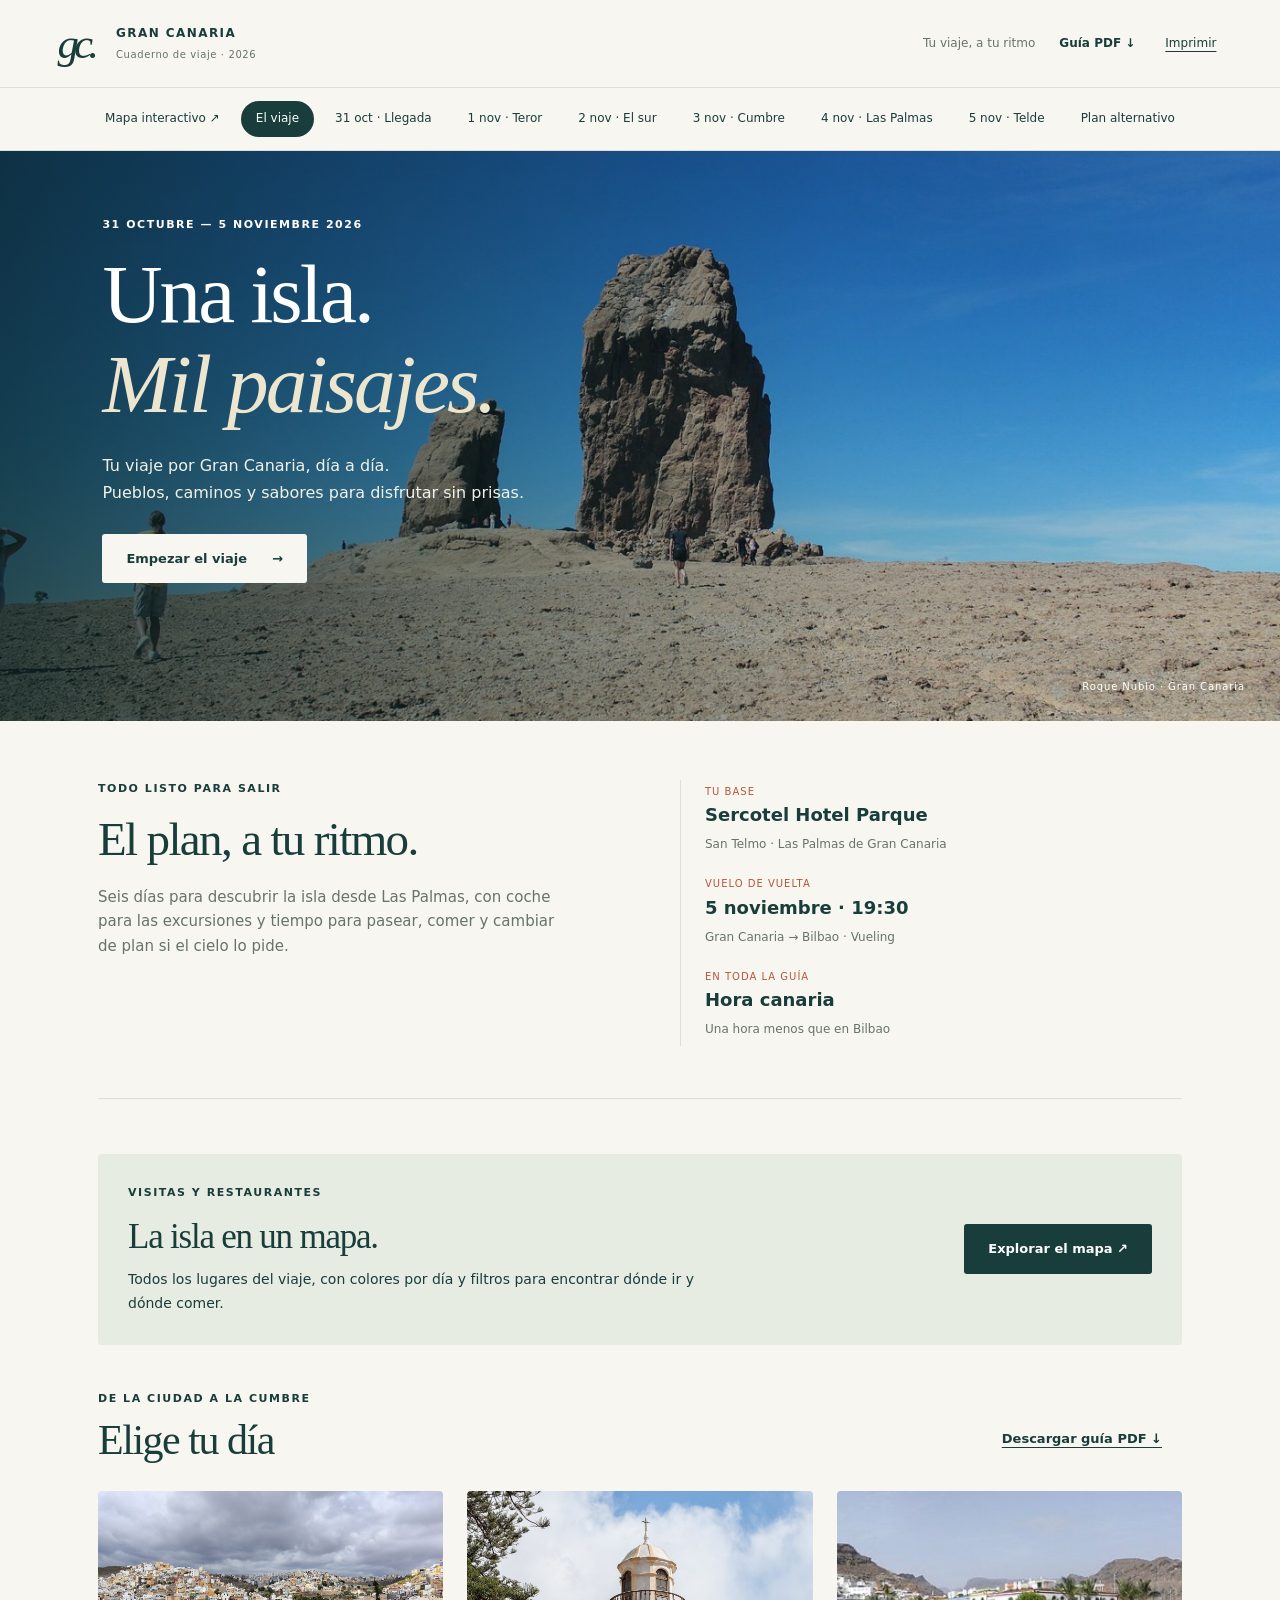
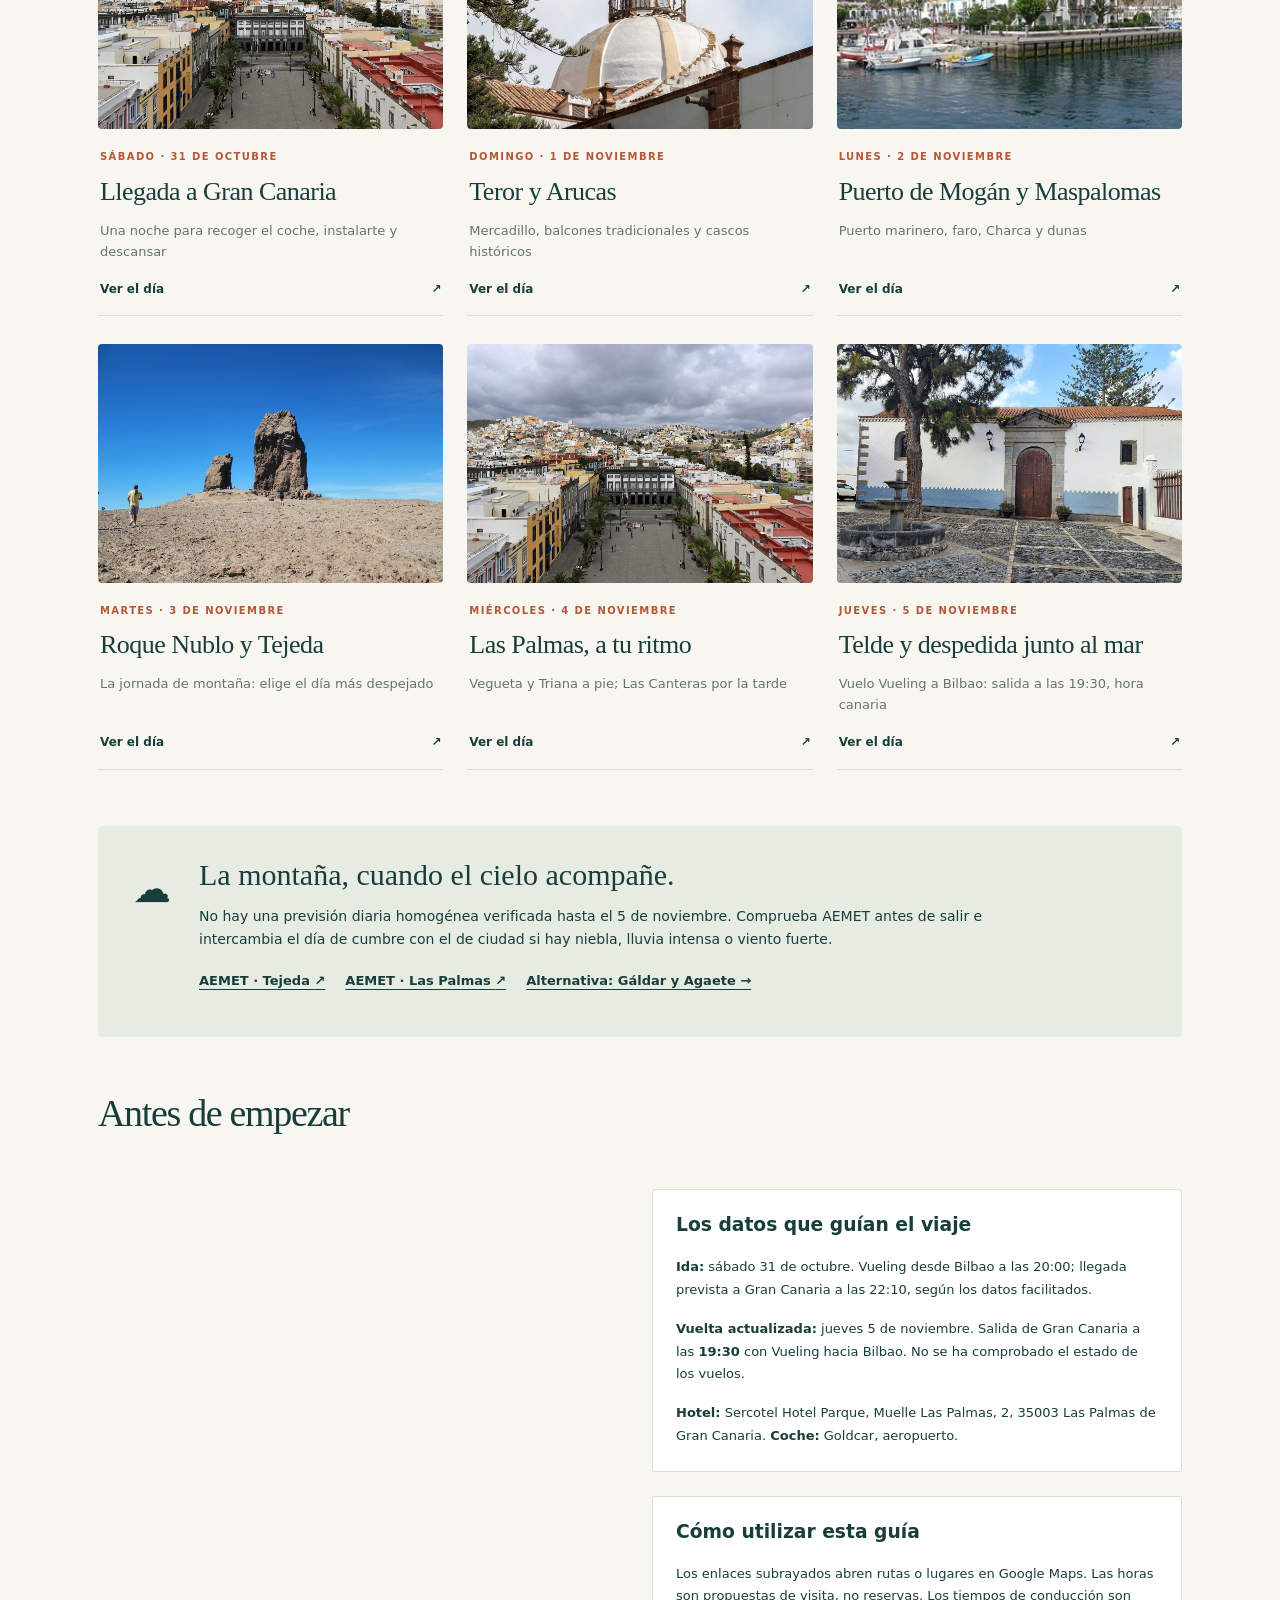
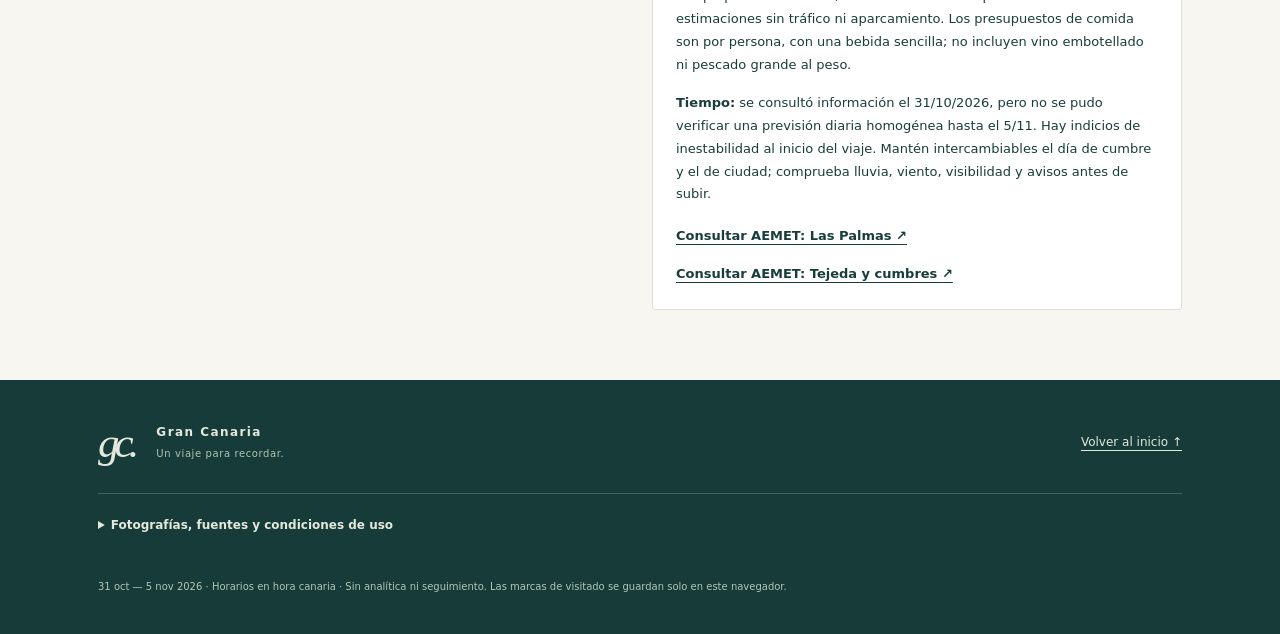
<file: index.html>
<!doctype html><html lang="es"><head><meta charset="utf-8"><meta name="viewport" content="width=device-width,initial-scale=1"><meta name="theme-color" content="#173e3c"><meta name="description" content="Guía de Gran Canaria del 31 de octubre al 5 de noviembre de 2026: itinerarios por día, restaurantes, horarios, fotografías y rutas en Google Maps."><title>Gran Canaria · Una isla, mil paisajes</title><link rel="icon" href="assets/favicon.svg" type="image/svg+xml"><link rel="stylesheet" href="style.css"><script src="app.js" defer></script></head><body><a class="skip" href="#main">Saltar al contenido</a><header class="site-header"><a class="brand" href="#inicio"><span class="brand-mark" aria-hidden="true">gc.</span><span>GRAN CANARIA<small>Cuaderno de viaje · 2026</small></span></a><div class="header-actions"><span class="progress" aria-live="polite">Tu viaje, a tu ritmo</span><a href="guia-gran-canaria.pdf" class="pdf-link" download>Guía PDF ↓</a><button id="print" aria-label="Imprimir todos los días">Imprimir</button></div></header><nav class="day-nav" aria-label="Itinerario por días"><a href="mapa.html">Mapa interactivo ↗</a><a href="#inicio" data-day="inicio">El viaje</a><a href="#dia-31" data-day="dia-31">31 oct · Llegada</a><a href="#dia-1" data-day="dia-1">1 nov · Teror</a><a href="#dia-2" data-day="dia-2">2 nov · El sur</a><a href="#dia-3" data-day="dia-3">3 nov · Cumbre</a><a href="#dia-4" data-day="dia-4">4 nov · Las Palmas</a><a href="#dia-5" data-day="dia-5">5 nov · Telde</a><a href="#alternativa" data-day="alternativa">Plan alternativo</a></nav><main id="main"><section class="page" id="inicio" aria-labelledby="title-inicio"><header class="cover"><img src="assets/nublo.jpg" alt="Paisaje montañoso de Gran Canaria con el Roque Nublo"><div class="cover-shade"></div><div class="cover-copy"><span class="eyebrow">31 octubre — 5 noviembre 2026</span><h1 id="title-inicio">Una isla.<br><em>Mil paisajes.</em></h1><p>Tu viaje por Gran Canaria, día a día.<br>Pueblos, caminos y sabores para disfrutar sin prisas.</p><a class="button light" href="#dia-31">Empezar el viaje <span>→</span></a></div><span class="photo-tag">Roque Nublo · Gran Canaria</span></header><div class="content"><div class="intro"><div><span class="eyebrow">Todo listo para salir</span><h2>El plan, a tu ritmo.</h2><p>Seis días para descubrir la isla desde Las Palmas, con coche para las excursiones y tiempo para pasear, comer y cambiar de plan si el cielo lo pide.</p></div><div class="travel-facts"><div><span>Tu base</span><strong>Sercotel Hotel Parque</strong><small>San Telmo · Las Palmas de Gran Canaria</small></div><div><span>Vuelo de vuelta</span><strong>5 noviembre · 19:30</strong><small>Gran Canaria → Bilbao · Vueling</small></div><div><span>En toda la guía</span><strong>Hora canaria</strong><small>Una hora menos que en Bilbao</small></div></div></div><div class="map-invitation"><div><span class="eyebrow">Visitas y restaurantes</span><h2>La isla en un mapa.</h2><p>Todos los lugares del viaje, con colores por día y filtros para encontrar dónde ir y dónde comer.</p></div><a class="button" href="mapa.html">Explorar el mapa ↗</a></div><div class="section-heading"><div><span class="eyebrow">De la ciudad a la cumbre</span><h2>Elige tu día</h2></div><a class="text-link" href="guia-gran-canaria.pdf" download>Descargar guía PDF ↓</a></div><div class="day-grid"><a class="day-card" href="#dia-31"><img src="assets/vegueta.jpg" alt="Llegada a Gran Canaria" loading="lazy"><div><span class="eyebrow">Sábado · 31 de octubre</span><h3>Llegada a Gran Canaria</h3><p>Una noche para recoger el coche, instalarte y descansar</p><span class="card-action">Ver el día <span>↗</span></span></div></a><a class="day-card" href="#dia-1"><img src="assets/teror.jpg" alt="Teror y Arucas" loading="lazy"><div><span class="eyebrow">Domingo · 1 de noviembre</span><h3>Teror y Arucas</h3><p>Mercadillo, balcones tradicionales y cascos históricos</p><span class="card-action">Ver el día <span>↗</span></span></div></a><a class="day-card" href="#dia-2"><img src="assets/mogan.jpg" alt="Puerto de Mogán y Maspalomas" loading="lazy"><div><span class="eyebrow">Lunes · 2 de noviembre</span><h3>Puerto de Mogán y Maspalomas</h3><p>Puerto marinero, faro, Charca y dunas</p><span class="card-action">Ver el día <span>↗</span></span></div></a><a class="day-card" href="#dia-3"><img src="assets/nublo.jpg" alt="Roque Nublo y Tejeda" loading="lazy"><div><span class="eyebrow">Martes · 3 de noviembre</span><h3>Roque Nublo y Tejeda</h3><p>La jornada de montaña: elige el día más despejado</p><span class="card-action">Ver el día <span>↗</span></span></div></a><a class="day-card" href="#dia-4"><img src="assets/vegueta.jpg" alt="Las Palmas, a tu ritmo" loading="lazy"><div><span class="eyebrow">Miércoles · 4 de noviembre</span><h3>Las Palmas, a tu ritmo</h3><p>Vegueta y Triana a pie; Las Canteras por la tarde</p><span class="card-action">Ver el día <span>↗</span></span></div></a><a class="day-card" href="#dia-5"><img src="assets/telde.jpg" alt="Telde y despedida junto al mar" loading="lazy"><div><span class="eyebrow">Jueves · 5 de noviembre</span><h3>Telde y despedida junto al mar</h3><p>Vuelo Vueling a Bilbao: salida a las 19:30, hora canaria</p><span class="card-action">Ver el día <span>↗</span></span></div></a></div><aside class="weather"><span class="weather-icon" aria-hidden="true">☁</span><div><h3>La montaña, cuando el cielo acompañe.</h3><p>No hay una previsión diaria homogénea verificada hasta el 5 de noviembre. Comprueba AEMET antes de salir e intercambia el día de cumbre con el de ciudad si hay niebla, lluvia intensa o viento fuerte.</p><a class="text-link" href="https://www.aemet.es/es/eltiempo/prediccion/municipios/tejeda-id35025" target="_blank" rel="noopener noreferrer">AEMET · Tejeda <span aria-hidden="true">↗</span></a><a class="text-link" href="https://www.aemet.es/es/eltiempo/prediccion/municipios/palmas-de-gran-canaria-las-id35016" target="_blank" rel="noopener noreferrer">AEMET · Las Palmas <span aria-hidden="true">↗</span></a><a class="text-link" href="#alternativa">Alternativa: Gáldar y Agaete →</a></div></aside><div class="essentials"><h2>Antes de empezar</h2><section class="panel"><h3>Los datos que guían el viaje</h3><p><b>Ida:</b> sábado 31 de octubre. Vueling desde Bilbao a las 20:00; llegada prevista a Gran Canaria a las 22:10, según los datos facilitados.</p><p><b>Vuelta actualizada:</b> jueves 5 de noviembre. Salida de Gran Canaria a las <b>19:30</b> con Vueling hacia Bilbao. No se ha comprobado el estado de los vuelos.</p><p><b>Hotel:</b> Sercotel Hotel Parque, Muelle Las Palmas, 2, 35003 Las Palmas de Gran Canaria. <b>Coche:</b> Goldcar, aeropuerto.</p></section><section class="panel"><h3>Cómo utilizar esta guía</h3><p>Los enlaces subrayados abren rutas o lugares en Google Maps. Las horas son propuestas de visita, no reservas. Los tiempos de conducción son estimaciones sin tráfico ni aparcamiento. Los presupuestos de comida son por persona, con una bebida sencilla; no incluyen vino embotellado ni pescado grande al peso.</p><p><b>Tiempo:</b> se consultó información el 31/10/2026, pero no se pudo verificar una previsión diaria homogénea hasta el 5/11. Hay indicios de inestabilidad al inicio del viaje. Mantén intercambiables el día de cumbre y el de ciudad; comprueba lluvia, viento, visibilidad y avisos antes de subir.</p><a class="text-link" href="https://www.aemet.es/es/eltiempo/prediccion/municipios/palmas-de-gran-canaria-las-id35016" target="_blank" rel="noopener noreferrer">Consultar AEMET: Las Palmas <span aria-hidden="true">↗</span></a><a class="text-link" href="https://www.aemet.es/es/eltiempo/prediccion/municipios/tejeda-id35025" target="_blank" rel="noopener noreferrer">Consultar AEMET: Tejeda y cumbres <span aria-hidden="true">↗</span></a></section></div></div></section><section class="page" id="dia-31" aria-labelledby="title-dia-31"><header class="day-hero"><img src="assets/vegueta.jpg" alt="Llegada a Gran Canaria" loading="lazy"><div class="cover-shade"></div><div class="day-hero-copy"><a class="back" href="#inicio">← Todos los días</a><span class="eyebrow">Sábado · 31 de octubre</span><h2 id="title-dia-31" tabindex="-1">Llegada a Gran Canaria</h2><p>Una noche para recoger el coche, instalarte y descansar</p></div></header><div class="content"><div class="day-tools"><span>Llegada · 25–35 min en coche</span><a class="day-map-link" href="mapa.html?dia=dia-31">Mapa de este día ↗</a><button class="done-button" data-done="dia-31" aria-pressed="false">○ Marcar como visitado</button></div><div class="sights"><article class="sight"><span class="eyebrow">Tu punto de partida</span><h3>San Telmo</h3><p>El hotel está junto a San Telmo, una base práctica para recorrer Triana a pie. Esta noche, lo mejor es instalarte y descansar.</p><a class="text-link" href="https://www.google.com/maps/search/?api=1&amp;query=Parque+San+Telmo+Las+Palmas" target="_blank" rel="noopener noreferrer">Ver ubicación <span aria-hidden="true">↗</span></a></article></div><div class="day-body"><section class="timeline"><h3>Horario propuesto</h3><div class="stop"><div class="time">20:00</div><div>Salida de Bilbao con Vueling, según tu reserva. Hora peninsular.</div></div><div class="stop"><div class="time">22:10</div><div>Llegada prevista a Gran Canaria. Desde aquí, todas las horas de la guía son canarias.</div></div><div class="stop"><div class="time">22:10–23:15</div><div>Desembarque, equipaje y recogida del coche. El margen real dependerá del vuelo y las colas.</div></div><div class="stop"><div class="time">23:15–00:00</div><div>Llegada orientativa al Sercotel Hotel Parque. Del aeropuerto al hotel: unos 25–35 minutos de conducción.</div></div></section><section class="panel"><h3>Lo que conviene resolver antes de volar</h3><p><b>Goldcar publica cierre a las 22:59.</b> Con la llegada prevista a las 22:10, confirma cómo gestionan retrasos y recogida fuera de horario. Teléfono publicado: <b>+34 918 341 400</b>.</p><p>Avisa al hotel de tu llegada tardía y consulta el aparcamiento más práctico. Comprueba que la reserva del coche permita devolverlo el jueves alrededor de las 16:30–17:00; una ampliación puede cambiar el precio.</p></section><section class="panel"><h3>Cena</h3><p>Cena antes de embarcar o lleva algo previsto. No se recomienda una reserva de restaurante esa noche: la hora de llegada al hotel es demasiado incierta.</p></section><section class="panel maps"><h3>Google Maps</h3><a class="map-link" href="https://www.google.com/maps/dir/?api=1&amp;origin=Aeropuerto+de+Gran+Canaria&amp;destination=Sercotel+Hotel+Parque%2C+Las+Palmas+de+Gran+Canaria&amp;travelmode=driving" target="_blank" rel="noopener noreferrer">Ruta en coche: aeropuerto → hotel <span aria-hidden="true">↗</span></a><a class="map-link" href="https://www.google.com/maps/search/?api=1&amp;query=Sercotel+Hotel+Parque%2C+Las+Palmas+de+Gran+Canaria" target="_blank" rel="noopener noreferrer">Ubicación: Sercotel Hotel Parque <span aria-hidden="true">↗</span></a></section><section class="panel"><h3>Información de referencia</h3><a class="text-link" href="https://www.goldcar.es/es-es/alquiler-de-coches/oficinas/espana/las-palmas/aeropuerto-gran-canaria/" target="_blank" rel="noopener noreferrer">Goldcar: oficina del aeropuerto y horario <span aria-hidden="true">↗</span></a><p>Recuerda: las horas de los billetes se expresan en la hora local de cada aeropuerto. Canarias está una hora por detrás de Bilbao.</p></section></div><div class="next-day"><a class="text-link" href="#inicio">← El viaje</a><a class="button" href="#dia-1">1 nov · Teror →</a></div></div></section><section class="page" id="dia-1" aria-labelledby="title-dia-1"><header class="day-hero"><img src="assets/teror.jpg" alt="Teror y Arucas" loading="lazy"><div class="cover-shade"></div><div class="day-hero-copy"><a class="back" href="#inicio">← Todos los días</a><span class="eyebrow">Domingo · 1 de noviembre</span><h2 id="title-dia-1" tabindex="-1">Teror y Arucas</h2><p>Mercadillo, balcones tradicionales y cascos históricos</p></div></header><div class="content"><div class="day-tools"><span>Pueblos · Mercado · 1 h 30–2 h en coche</span><a class="day-map-link" href="mapa.html?dia=dia-1">Mapa de este día ↗</a><button class="done-button" data-done="dia-1" aria-pressed="false">○ Marcar como visitado</button></div><div class="sights"><article class="sight"><span class="eyebrow">Balcones y sabores locales</span><h3>Teror</h3><p>Recorre la calle Real y la plaza del Pino. El mercadillo es la ocasión para probar chorizo de Teror, quesos, panes y dulces.</p><a class="text-link" href="https://www.google.com/maps/search/?api=1&amp;query=Bas%C3%ADlica+Nuestra+Se%C3%B1ora+del+Pino+Teror" target="_blank" rel="noopener noreferrer">Ver ubicación <span aria-hidden="true">↗</span></a></article><article class="sight"><span class="eyebrow">Un paseo entre piedra y jardines</span><h3>Arucas</h3><p>La iglesia de San Juan Bautista y las calles del casco histórico son las protagonistas de una tarde tranquila.</p><a class="text-link" href="https://www.google.com/maps/search/?api=1&amp;query=Iglesia+San+Juan+Bautista+Arucas" target="_blank" rel="noopener noreferrer">Ver ubicación <span aria-hidden="true">↗</span></a></article></div><div class="day-body"><section class="timeline"><h3>Horario propuesto</h3><div class="stop"><div class="time">09:00–09:30</div><div>Salida del hotel hacia Teror. Calcula unos 35–45 minutos y margen para aparcar.</div></div><div class="stop"><div class="time">10:00–12:15</div><div>Mercadillo, plaza del Pino, calle Real y balcones. Basílica si está accesible fuera de los oficios.</div></div><div class="stop"><div class="time">12:30–14:00</div><div>Comida en Teror o en Arbejales, según la opción elegida.</div></div><div class="stop"><div class="time">15:00–17:00</div><div>Arucas: plaza de San Juan, casco histórico y exterior de la iglesia; interior si está abierto.</div></div><div class="stop"><div class="time">17:00–18:00</div><div>Regreso al hotel. Conducción total del día: aproximadamente 1 h 30–2 h, algo más con el desvío a Arbejales.</div></div></section><section class="panel food"><h3>Dónde comer</h3><p><b>Opción económica: Bochinche Bar Suso.</b> C/ Párroco Faustino Alonso, 14, Arbejales. Presupuesto: <b>15–20 €</b>. Pregunta por ropa vieja, potaje, carne de cerdo y postre de gofio. Horario publicado: domingo 12:00–16:00. Tel. <b>928 023 126</b>. Hay que desviarse en coche.</p><p><b>Sin salir del mercadillo: D’Fernandez.</b> Plaza de Sintes, local 4. Cocina canaria: cabra estofada, ropa vieja, gofio y productos de Teror. Domingo publicado: 11:00–19:00. Tel. <b>694 233 515</b>. No se ha verificado carta de precios actual: consúltala antes de pedir.</p></section><section class="panel maps"><h3>Google Maps</h3><a class="map-link" href="https://www.google.com/maps/dir/?api=1&amp;origin=Sercotel+Hotel+Parque%2C+Las+Palmas+de+Gran+Canaria&amp;destination=Sercotel+Hotel+Parque%2C+Las+Palmas+de+Gran+Canaria&amp;travelmode=driving&amp;waypoints=Bas%C3%ADlica+de+Nuestra+Se%C3%B1ora+del+Pino%2C+Teror%7CIglesia+de+San+Juan+Bautista%2C+Arucas" target="_blank" rel="noopener noreferrer">Ruta principal: hotel → Teror → Arucas → hotel <span aria-hidden="true">↗</span></a><a class="map-link" href="https://www.google.com/maps/dir/?api=1&amp;origin=Teror+Gran+Canaria&amp;destination=Arucas+Gran+Canaria&amp;travelmode=driving&amp;waypoints=Bochinche+Bar+Suso+Arbejales" target="_blank" rel="noopener noreferrer">Desvío para comer: Teror → Bar Suso → Arucas <span aria-hidden="true">↗</span></a><a class="map-link" href="https://www.google.com/maps/search/?api=1&amp;query=D+Fernandez+Plaza+de+Sintes+Teror" target="_blank" rel="noopener noreferrer">D’Fernandez, junto al mercadillo <span aria-hidden="true">↗</span></a></section><section class="panel"><h3>Festivo y lluvia</h3><p>El mercadillo anuncia domingos de 09:00 a 15:00. Al ser Todos los Santos, confirma cambios y reserva la comida. Con lluvia intensa, utiliza el plan cultural de Las Palmas; Teror se puede visitar otro día, aunque sin el mercadillo.</p><a class="text-link" href="https://teror.es/mercadillo-de-teror/" target="_blank" rel="noopener noreferrer">Ayuntamiento: mercadillo de Teror <span aria-hidden="true">↗</span></a><a class="text-link" href="https://dfernandezteror.com/" target="_blank" rel="noopener noreferrer">D’Fernandez: cocina, horario y contacto <span aria-hidden="true">↗</span></a></section></div><div class="next-day"><a class="text-link" href="#dia-31">← 31 oct · Llegada</a><a class="button" href="#dia-2">2 nov · El sur →</a></div></div></section><section class="page" id="dia-2" aria-labelledby="title-dia-2"><header class="day-hero"><img src="assets/mogan.jpg" alt="Puerto de Mogán y Maspalomas" loading="lazy"><div class="cover-shade"></div><div class="day-hero-copy"><a class="back" href="#inicio">← Todos los días</a><span class="eyebrow">Lunes · 2 de noviembre</span><h2 id="title-dia-2" tabindex="-1">Puerto de Mogán y Maspalomas</h2><p>Puerto marinero, faro, Charca y dunas</p></div></header><div class="content"><div class="day-tools"><span>Mar · Dunas · 2 h 30–3 h en coche</span><a class="day-map-link" href="mapa.html?dia=dia-2">Mapa de este día ↗</a><button class="done-button" data-done="dia-2" aria-pressed="false">○ Marcar como visitado</button></div><div class="sights"><article class="sight"><span class="eyebrow">La mañana junto al puerto</span><h3>Puerto de Mogán</h3><p>Pasea entre las calles blancas y el puerto antes de comer. El mercadillo es los viernes, por lo que no coincide con este viaje.</p><a class="text-link" href="https://www.google.com/maps/search/?api=1&amp;query=Puerto+de+Mog%C3%A1n" target="_blank" rel="noopener noreferrer">Ver ubicación <span aria-hidden="true">↗</span></a></article><article class="sight"><span class="eyebrow">Arena, aves y horizonte</span><h3>Maspalomas</h3><p>Combina el faro, la Charca y un paseo por los itinerarios señalizados. La reserva se disfruta respetando las balizas y las zonas protegidas.</p><a class="text-link" href="https://www.google.com/maps/search/?api=1&amp;query=Charca+Maspalomas" target="_blank" rel="noopener noreferrer">Ver ubicación <span aria-hidden="true">↗</span></a></article></div><div class="day-body"><section class="timeline"><h3>Horario propuesto</h3><div class="stop"><div class="time">09:00</div><div>Salida por la GC-1 hacia Puerto de Mogán. Trayecto aproximado: 1 h 10–1 h 25.</div></div><div class="stop"><div class="time">10:15–12:30</div><div>Paseo por el puerto y las calles del barrio marinero.</div></div><div class="stop"><div class="time">12:30–14:00</div><div>Almuerzo en la Cofradía de Pescadores de Mogán.</div></div><div class="stop"><div class="time">14:00–14:45</div><div>Traslado a Maspalomas y aparcamiento cerca del faro.</div></div><div class="stop"><div class="time">14:45–17:30</div><div>Faro, paseo junto a la Charca y senderos autorizados. Dedica 60–90 minutos a caminar según el viento y tus ganas.</div></div><div class="stop"><div class="time">17:30–18:30</div><div>Regreso hacia Las Palmas. Total diario de conducción: aproximadamente 2 h 30–3 h.</div></div></section><section class="panel food"><h3>Dónde comer: Cofradía de Pescadores de Mogán</h3><p><b>Explanada del Castillete, 7.</b> Presupuesto: <b>20–30 € por persona</b>. Tel. <b>928 565 321</b>. Confirma servicio de cocina el lunes a las 12:30.</p><p>La carta digital consultada publica sardinillas a <b>12,50 €</b>, atún a la plancha a <b>14,50 €</b> y calamares a <b>15,50 €</b>. Son referencias, sujetas a cambios. Para controlar el gasto, elige platos con precio cerrado y consulta las guarniciones. Si pides pescado al peso, acuerda el precio total antes.</p></section><section class="panel maps"><h3>Google Maps</h3><a class="map-link" href="https://www.google.com/maps/dir/?api=1&amp;origin=Sercotel+Hotel+Parque%2C+Las+Palmas+de+Gran+Canaria&amp;destination=Sercotel+Hotel+Parque%2C+Las+Palmas+de+Gran+Canaria&amp;travelmode=driving&amp;waypoints=Puerto+de+Mog%C3%A1n+Gran+Canaria%7CFaro+de+Maspalomas" target="_blank" rel="noopener noreferrer">Ruta en coche: hotel → Puerto de Mogán → faro → hotel <span aria-hidden="true">↗</span></a><a class="map-link" href="https://www.google.com/maps/search/?api=1&amp;query=Cofrad%C3%ADa+de+Pescadores+Puerto+de+Mog%C3%A1n" target="_blank" rel="noopener noreferrer">Restaurante: Cofradía de Pescadores de Mogán <span aria-hidden="true">↗</span></a><a class="map-link" href="https://www.google.com/maps/dir/?api=1&amp;origin=Faro+de+Maspalomas&amp;destination=Charca+de+Maspalomas&amp;travelmode=walking" target="_blank" rel="noopener noreferrer">Paseo: faro → Charca de Maspalomas <span aria-hidden="true">↗</span></a></section><section class="panel"><h3>Para disfrutar del entorno</h3><p>El mercadillo de Mogán es los viernes y no coincide con este viaje. En las dunas, sigue las balizas y señalización: Google Maps no sustituye los senderos autorizados. Si hay lluvia intensa o viento incómodo, acorta el paseo y usa otro día para la reserva natural.</p><a class="text-link" href="https://cofradiapuertomogan.eatbu.com/?lang=es" target="_blank" rel="noopener noreferrer">Cofradía de Mogán: contacto <span aria-hidden="true">↗</span></a><a class="text-link" href="https://www.mydmenu.com/local/70" target="_blank" rel="noopener noreferrer">Carta digital consultada <span aria-hidden="true">↗</span></a></section></div><figure class="extra-photo"><img src="assets/dunas.jpg" alt="Dunas de Maspalomas" loading="lazy"><figcaption>Reserva natural de las Dunas de Maspalomas</figcaption></figure><div class="next-day"><a class="text-link" href="#dia-1">← 1 nov · Teror</a><a class="button" href="#dia-3">3 nov · Cumbre →</a></div></div></section><section class="page" id="dia-3" aria-labelledby="title-dia-3"><header class="day-hero"><img src="assets/nublo.jpg" alt="Roque Nublo y Tejeda" loading="lazy"><div class="cover-shade"></div><div class="day-hero-copy"><a class="back" href="#inicio">← Todos los días</a><span class="eyebrow">Martes · 3 de noviembre</span><h2 id="title-dia-3" tabindex="-1">Roque Nublo y Tejeda</h2><p>La jornada de montaña: elige el día más despejado</p></div></header><div class="content"><div class="day-tools"><span>Montaña · Reserva previa · 3–3 h 30 en coche</span><a class="day-map-link" href="mapa.html?dia=dia-3">Mapa de este día ↗</a><button class="done-button" data-done="dia-3" aria-pressed="false">○ Marcar como visitado</button></div><div class="sights"><article class="sight"><span class="eyebrow">El paisaje que merece esperar</span><h3>Roque Nublo</h3><p>Elige un día con buena visibilidad. El paseo habitual tiene subida y terreno irregular: lleva agua, abrigo y calzado con agarre.</p><a class="text-link" href="https://www.google.com/maps/search/?api=1&amp;query=Roque+Nublo+Gran+Canaria" target="_blank" rel="noopener noreferrer">Ver ubicación <span aria-hidden="true">↗</span></a></article><article class="sight"><span class="eyebrow">La pausa más dulce</span><h3>Tejeda</h3><p>Después de la caminata, pasea por el pueblo y prueba su repostería de almendra: bienmesabe y mazapán.</p><a class="text-link" href="https://www.google.com/maps/search/?api=1&amp;query=Tejeda+Gran+Canaria" target="_blank" rel="noopener noreferrer">Ver ubicación <span aria-hidden="true">↗</span></a></article></div><div class="day-body"><section class="timeline"><h3>Horario propuesto, sujeto a reserva y meteorología</h3><div class="stop"><div class="time">08:30</div><div>Salida hacia la cumbre. Las carreteras tienen curvas: calcula 1 h 15–1 h 45 hasta el punto de acceso elegido.</div></div><div class="stop"><div class="time">10:00–13:00</div><div>Aparcamiento habilitado, traslado en guagua y paseo al Roque Nublo. Ajusta el orden a la franja reservada y al transporte vigente.</div></div><div class="stop"><div class="time">14:00–15:00</div><div>Comida en Tejeda.</div></div><div class="stop"><div class="time">15:00–16:00</div><div>Paseo por el pueblo y dulcería: bienmesabe o mazapán de almendra.</div></div><div class="stop"><div class="time">16:00–17:30</div><div>Regreso con luz. Conducción del día: unas 3–3 h 30, según el acceso y los desvíos.</div></div></section><section class="panel"><h3>Acceso al Roque Nublo</h3><p>El acceso está regulado: <b>reserva previamente</b> y comprueba el aparcamiento disuasorio y la guagua que correspondan. No conduzcas al inicio del sendero contando con poder aparcar. La aproximación habitual es de unos <b>1,5 km por sentido</b>, con subida y terreno irregular; reserva unas 2 horas para caminar y disfrutar, además de los traslados.</p><a class="text-link" href="https://reservasroquenublo.com/" target="_blank" rel="noopener noreferrer">Reservas y condiciones de acceso al Roque Nublo <span aria-hidden="true">↗</span></a><a class="text-link" href="https://www.grancanaria.com/turismo/naturaleza/red-de-miradores/mirador-roquenublo/" target="_blank" rel="noopener noreferrer">Turismo: información oficial de acceso y transporte <span aria-hidden="true">↗</span></a></section><section class="panel food"><h3>Dónde comer: Casa del Caminero</h3><p><b>Av. de los Almendros, 5, Tejeda.</b> Presupuesto: <b>20–25 €</b>. Carta publicada: gofio 6 €, papas con mojo 6 €, cabra en salsa 14 € y carne de cochino 12 €. Tel. <b>682 525 982</b>. <b>Confirma apertura el martes:</b> existen horarios contradictorios en directorios. Si cambias el día de montaña, cambia también la reserva.</p><a class="text-link" href="https://casadelcaminero.com/menu/" target="_blank" rel="noopener noreferrer">Casa del Caminero: carta publicada <span aria-hidden="true">↗</span></a></section><section class="panel maps"><h3>Google Maps: trayectos separados</h3><a class="map-link" href="https://www.google.com/maps/dir/?api=1&amp;origin=Sercotel+Hotel+Parque%2C+Las+Palmas+de+Gran+Canaria&amp;destination=Cruz+de+los+Llanos+Gran+Canaria&amp;travelmode=driving" target="_blank" rel="noopener noreferrer">Hotel → Cruz de los Llanos (solo si el acceso vigente lo indica) <span aria-hidden="true">↗</span></a><a class="map-link" href="https://www.google.com/maps/dir/?api=1&amp;origin=Cruz+de+los+Llanos+Gran+Canaria&amp;destination=Sercotel+Hotel+Parque%2C+Las+Palmas+de+Gran+Canaria&amp;travelmode=driving&amp;waypoints=Tejeda+Gran+Canaria" target="_blank" rel="noopener noreferrer">Cruz de los Llanos → Tejeda → hotel <span aria-hidden="true">↗</span></a><a class="map-link" href="https://www.google.com/maps/search/?api=1&amp;query=Casa+del+Caminero+Tejeda" target="_blank" rel="noopener noreferrer">Restaurante: Casa del Caminero <span aria-hidden="true">↗</span></a><p><b>Plan B:</b> con niebla cerrada, tormenta, viento fuerte o avisos, intercambia con el día de ciudad. Lleva agua, calzado con agarre, impermeable y abrigo. Maps no representa la reserva ni el transporte obligatorio.</p></section></div><div class="next-day"><a class="text-link" href="#dia-2">← 2 nov · El sur</a><a class="button" href="#dia-4">4 nov · Las Palmas →</a></div></div></section><section class="page" id="dia-4" aria-labelledby="title-dia-4"><header class="day-hero"><img src="assets/vegueta.jpg" alt="Las Palmas, a tu ritmo" loading="lazy"><div class="cover-shade"></div><div class="day-hero-copy"><a class="back" href="#inicio">← Todos los días</a><span class="eyebrow">Miércoles · 4 de noviembre</span><h2 id="title-dia-4" tabindex="-1">Las Palmas, a tu ritmo</h2><p>Vegueta y Triana a pie; Las Canteras por la tarde</p></div></header><div class="content"><div class="day-tools"><span>Historia · Playa · A pie y guagua</span><a class="day-map-link" href="mapa.html?dia=dia-4">Mapa de este día ↗</a><button class="done-button" data-done="dia-4" aria-pressed="false">○ Marcar como visitado</button></div><div class="sights"><article class="sight"><span class="eyebrow">La historia se recorre a pie</span><h3>Vegueta y Triana</h3><p>Plazas, calles históricas, mercado y museos. Casa de Colón y El Museo Canario permiten adaptar el día si llueve.</p><a class="text-link" href="https://www.google.com/maps/search/?api=1&amp;query=Plaza+Santa+Ana+Las+Palmas" target="_blank" rel="noopener noreferrer">Ver ubicación <span aria-hidden="true">↗</span></a></article><article class="sight"><span class="eyebrow">La tarde frente al Atlántico</span><h3>Las Canteras</h3><p>Recorre el paseo marítimo hasta La Puntilla. Puedes llegar desde el centro en guagua o taxi y dejar el coche aparcado.</p><a class="text-link" href="https://www.google.com/maps/search/?api=1&amp;query=La+Puntilla+Las+Palmas+de+Gran+Canaria" target="_blank" rel="noopener noreferrer">Ver ubicación <span aria-hidden="true">↗</span></a></article></div><div class="day-body"><section class="timeline"><h3>Horario propuesto</h3><div class="stop"><div class="time">09:00–10:15</div><div>Paseo desde San Telmo por Triana y visita al Mercado de Vegueta. El mercado publica apertura entre semana hasta las 14:00.</div></div><div class="stop"><div class="time">10:30–13:30</div><div>Plaza de Santa Ana, entorno de la catedral, calles de Vegueta y Casa de Colón. Confirma el horario de acceso del museo.</div></div><div class="stop"><div class="time">13:30–15:00</div><div>Comida en Bodegón Lagunetas, en Triana.</div></div><div class="stop"><div class="time">15:30–18:00</div><div>Con buen tiempo: guagua o taxi a Las Canteras y paseo hacia La Puntilla. Con lluvia: El Museo Canario.</div></div><div class="stop"><div class="time">Tarde-noche</div><div>Regreso al hotel. Hoy puedes dejar el coche aparcado.</div></div></section><section class="panel food"><h3>Dónde comer: Bodegón Lagunetas</h3><p><b>Calle Constantino, 16, Triana.</b> Presupuesto: <b>20–25 € por persona</b>. Buena ubicación para esta ruta y para volver al hotel a pie. Pregunta por ropa vieja, pata asada, morcilla dulce, quesos canarios y platos del día.</p><p>La carta publicada incluye papas con mojo a 7 € y queso tierno a 8,50 €. El horario consultado para el miércoles es 08:00–23:00, pero el horario de cocina puede ser más limitado. Pregunta por medias raciones si quieres probar varios platos.</p></section><section class="panel maps"><h3>Google Maps</h3><a class="map-link" href="https://www.google.com/maps/dir/?api=1&amp;origin=Sercotel+Hotel+Parque%2C+Las+Palmas+de+Gran+Canaria&amp;destination=Casa+de+Col%C3%B3n+Las+Palmas&amp;travelmode=walking&amp;waypoints=Mercado+de+Vegueta%7CPlaza+de+Santa+Ana+Las+Palmas" target="_blank" rel="noopener noreferrer">Ruta a pie: hotel → mercado → Santa Ana → Casa de Colón <span aria-hidden="true">↗</span></a><a class="map-link" href="https://www.google.com/maps/dir/?api=1&amp;origin=Casa+de+Col%C3%B3n+Las+Palmas&amp;destination=Sercotel+Hotel+Parque%2C+Las+Palmas+de+Gran+Canaria&amp;travelmode=walking&amp;waypoints=Bodeg%C3%B3n+Lagunetas+Las+Palmas" target="_blank" rel="noopener noreferrer">Casa de Colón → Bodegón Lagunetas → hotel <span aria-hidden="true">↗</span></a><a class="map-link" href="https://www.google.com/maps/dir/?api=1&amp;origin=Playa+de+Las+Canteras&amp;destination=La+Puntilla+Las+Palmas+de+Gran+Canaria&amp;travelmode=walking" target="_blank" rel="noopener noreferrer">Paseo de tarde: Playa de Las Canteras → La Puntilla <span aria-hidden="true">↗</span></a></section><section class="panel"><h3>Si llueve: cultura a cubierto</h3><p><b>El Museo Canario</b> es una buena opción para conocer la población aborigen. Publica horario de lunes a viernes de 10:00 a 20:00. También permite completar este día si no te apetece playa.</p><a class="text-link" href="https://www2.elmuseocanario.com/informacion-general/" target="_blank" rel="noopener noreferrer">El Museo Canario: información de visita <span aria-hidden="true">↗</span></a><a class="text-link" href="https://mercadodevegueta.com/" target="_blank" rel="noopener noreferrer">Mercado de Vegueta: web y horarios <span aria-hidden="true">↗</span></a><a class="text-link" href="https://www.guiarepsol.com/es/fichas/solete/bodegon-lagunetas-326437/" target="_blank" rel="noopener noreferrer">Bodegón Lagunetas: ficha de Guía Repsol <span aria-hidden="true">↗</span></a></section></div><div class="next-day"><a class="text-link" href="#dia-3">← 3 nov · Cumbre</a><a class="button" href="#dia-5">5 nov · Telde →</a></div></div></section><section class="page" id="dia-5" aria-labelledby="title-dia-5"><header class="day-hero"><img src="assets/telde.jpg" alt="Telde y despedida junto al mar" loading="lazy"><div class="cover-shade"></div><div class="day-hero-copy"><a class="back" href="#inicio">← Todos los días</a><span class="eyebrow">Jueves · 5 de noviembre</span><h2 id="title-dia-5" tabindex="-1">Telde y despedida junto al mar</h2><p>Vuelo Vueling a Bilbao: salida a las 19:30, hora canaria</p></div></header><div class="content"><div class="day-tools"><span>Pueblos · Mar · Vuelo a las 19:30</span><a class="day-map-link" href="mapa.html?dia=dia-5">Mapa de este día ↗</a><button class="done-button" data-done="dia-5" aria-pressed="false">○ Marcar como visitado</button></div><div class="sights"><article class="sight"><span class="eyebrow">San Juan y San Francisco</span><h3>Telde</h3><p>Dedica la mañana a sus calles y plazas históricas antes de bajar a la costa para comer.</p><a class="text-link" href="https://www.google.com/maps/search/?api=1&amp;query=Barrio+San+Francisco+Telde" target="_blank" rel="noopener noreferrer">Ver ubicación <span aria-hidden="true">↗</span></a></article><article class="sight"><span class="eyebrow">Una última comida junto al mar</span><h3>Taliarte y Melenara</h3><p>Tras el almuerzo, da un paseo corto y tranquilo. Mantén el margen para repostar, devolver el coche y llegar a la terminal.</p><a class="text-link" href="https://www.google.com/maps/search/?api=1&amp;query=Playa+Melenara" target="_blank" rel="noopener noreferrer">Ver ubicación <span aria-hidden="true">↗</span></a></article></div><div class="day-body"><section class="timeline"><h3>Horario propuesto</h3><div class="stop"><div class="time">09:30–10:00</div><div>Salida del hotel con el equipaje y desplazamiento a Telde.</div></div><div class="stop"><div class="time">10:30–12:30</div><div>Paseo por los barrios históricos de San Juan y San Francisco.</div></div><div class="stop"><div class="time">13:00–14:30</div><div>Comida en La Cofradía de Taliarte, en la costa de Telde.</div></div><div class="stop"><div class="time">14:30–15:45</div><div>Paseo tranquilo por Taliarte y Melenara, según el tiempo.</div></div><div class="stop"><div class="time">15:45–16:15</div><div>Salida hacia el aeropuerto y repostaje según el contrato.</div></div><div class="stop"><div class="time">16:30–17:00</div><div>Devolución del coche en Goldcar. Confirma que esta hora esté incluida en la reserva.</div></div><div class="stop"><div class="time">17:00–17:30</div><div>Estar en la terminal para facturación, seguridad y embarque. Sigue los límites indicados por Vueling.</div></div><div class="stop"><div class="time">19:30</div><div>Salida del vuelo hacia Bilbao. No confundir con la hora de llegada.</div></div></section><section class="panel food"><h3>Dónde comer: La Cofradía de Taliarte</h3><p><b>Muelle de Taliarte, s/n.</b> Tel. <b>928 134 387</b>. Presupuesto: <b>25–30 € por persona</b>, eligiendo raciones sencillas. Pregunta por gofio escaldado, sardinas o pescado del día; confirma el precio de cualquier pieza al peso.</p><p>La web anuncia apertura los jueves de 08:00 a 23:00; eso no equivale al horario de cocina. Reserva para las 13:00 y confirma servicio. No se han verificado los precios exactos de una carta actual.</p></section><section class="panel maps"><h3>Google Maps</h3><a class="map-link" href="https://www.google.com/maps/dir/?api=1&amp;origin=Sercotel+Hotel+Parque%2C+Las+Palmas+de+Gran+Canaria&amp;destination=La+Cofrad%C3%ADa+de+Taliarte&amp;travelmode=driving&amp;waypoints=Bas%C3%ADlica+de+San+Juan+Bautista+Telde" target="_blank" rel="noopener noreferrer">Mañana en coche: hotel → San Juan de Telde → Taliarte <span aria-hidden="true">↗</span></a><a class="map-link" href="https://www.google.com/maps/dir/?api=1&amp;origin=Bas%C3%ADlica+de+San+Juan+Bautista+Telde&amp;destination=Iglesia+de+San+Francisco+Telde&amp;travelmode=walking" target="_blank" rel="noopener noreferrer">Paseo histórico: San Juan → San Francisco <span aria-hidden="true">↗</span></a><a class="map-link" href="https://www.google.com/maps/dir/?api=1&amp;origin=La+Cofrad%C3%ADa+de+Taliarte&amp;destination=Aeropuerto+de+Gran+Canaria&amp;travelmode=driving&amp;waypoints=Playa+de+Melenara" target="_blank" rel="noopener noreferrer">Tarde en coche: Taliarte → Melenara → aeropuerto <span aria-hidden="true">↗</span></a><a class="text-link" href="https://www.lacofradiadetaliarte.es/" target="_blank" rel="noopener noreferrer">La Cofradía de Taliarte: contacto y horarios <span aria-hidden="true">↗</span></a><p><b>Si el día se complica:</b> suprime el paseo de tarde y ve al aeropuerto con margen. Comprueba el punto exacto de devolución en tu contrato de Goldcar: el enlace de Maps termina en el aeropuerto, no en una plaza de devolución concreta.</p></section></div><div class="next-day"><a class="text-link" href="#dia-4">← 4 nov · Las Palmas</a><a class="button" href="#alternativa">Plan alternativo →</a></div></div></section><section class="page" id="alternativa" aria-labelledby="title-alternativa"><header class="day-hero"><img src="assets/agaete.jpg" alt="Gáldar y Agaete" loading="lazy"><div class="cover-shade"></div><div class="day-hero-copy"><a class="back" href="#inicio">← Todos los días</a><span class="eyebrow">Alternativa y referencias</span><h2 id="title-alternativa" tabindex="-1">Gáldar y Agaete</h2><p>Para sustituir la cumbre o cambiar el día del sur</p></div></header><div class="content"><div class="day-tools"><span>Arqueología · Costa · 1 h 45–2 h 15 en coche</span><a class="day-map-link" href="mapa.html?dia=alternativa">Mapa de este día ↗</a><button class="done-button" data-done="alternativa" aria-pressed="false">○ Marcar como visitado</button></div><div class="sights"><article class="sight"><span class="eyebrow">Una ventana a la isla aborigen</span><h3>Gáldar</h3><p>La Cueva Pintada es la visita cultural principal de esta alternativa. Reserva el pase; el museo cierra los lunes.</p><a class="text-link" href="https://www.google.com/maps/search/?api=1&amp;query=Museo+Cueva+Pintada+G%C3%A1ldar" target="_blank" rel="noopener noreferrer">Ver ubicación <span aria-hidden="true">↗</span></a></article><article class="sight"><span class="eyebrow">Puerto, pueblo y paisaje</span><h3>Agaete</h3><p>Completa el día paseando por Puerto de las Nieves y el casco de Agaete. Ajusta los recorridos al estado del mar y al tiempo.</p><a class="text-link" href="https://www.google.com/maps/search/?api=1&amp;query=Puerto+de+las+Nieves+Agaete" target="_blank" rel="noopener noreferrer">Ver ubicación <span aria-hidden="true">↗</span></a></article></div><div class="day-body"><section class="timeline"><h3>Ruta alternativa de historia y costa</h3><div class="stop"><div class="time">09:00</div><div>Salida del hotel hacia Gáldar.</div></div><div class="stop"><div class="time">10:00–12:00</div><div>Cueva Pintada, según entrada reservada, y paseo por el casco histórico.</div></div><div class="stop"><div class="time">12:30–14:30</div><div>Agaete y comida en Puerto de las Nieves.</div></div><div class="stop"><div class="time">14:30–16:30</div><div>Paseo por el puerto y el casco de Agaete, adaptado al tiempo.</div></div><div class="stop"><div class="time">16:30–17:30</div><div>Regreso al hotel. Conducción total orientativa: 1 h 45–2 h 15.</div></div><p><b>Cueva Pintada:</b> cierra los lunes. El horario publicado de octubre a mayo es martes a sábado 10:00–18:00 y domingos/festivos 11:00–18:00. Compra entrada anticipada y comprueba el pase disponible; no hay ninguna reserva realizada.</p><a class="text-link" href="https://visitgaldar.es/museos/museo-y-parque-arqueologico-cueva-pintada" target="_blank" rel="noopener noreferrer">Cueva Pintada: información de Turismo de Gáldar <span aria-hidden="true">↗</span></a></section><section class="panel"><h3>Comida alternativa: Terraza Angor</h3><p><b>Paseo de los Poetas, 2, Puerto de las Nieves.</b> Tel. <b>928 554 109</b>. Cocina marinera, ropa vieja de pulpo y postres caseros. No se ha verificado carta actual de precios: pregunta por raciones y presupuesto antes de pedir.</p><p><b>Solo encaja aquí el martes si mantiene su horario:</b> la ficha consultada publica cierre miércoles y jueves. No lo uses como parada del miércoles sin confirmación. Si cambias la excursión a ese día, elige un local abierto tras consultar su carta.</p><a class="text-link" href="https://descubreagaete.com/terraza-angor/" target="_blank" rel="noopener noreferrer">Angor: cocina, contacto y horario publicado <span aria-hidden="true">↗</span></a><a class="map-link" href="https://www.google.com/maps/dir/?api=1&amp;origin=Sercotel+Hotel+Parque%2C+Las+Palmas+de+Gran+Canaria&amp;destination=Sercotel+Hotel+Parque%2C+Las+Palmas+de+Gran+Canaria&amp;travelmode=driving&amp;waypoints=Museo+y+Parque+Arqueol%C3%B3gico+Cueva+Pintada+G%C3%A1ldar%7CPuerto+de+las+Nieves+Agaete" target="_blank" rel="noopener noreferrer">Ruta: hotel → Cueva Pintada → Puerto de las Nieves → hotel <span aria-hidden="true">↗</span></a></section><section class="panel"><h3>Comprobaciones rápidas antes de salir</h3><p>1. Tiempo y avisos de la zona que vas a visitar.<br/>2. Apertura y cocina del restaurante, especialmente el domingo festivo y el martes en Tejeda.<br/>3. Reserva del Roque Nublo y transporte, o entrada de Cueva Pintada.<br/>4. Hora de devolución del coche y condiciones del vuelo.</p><p>Guía preparada con la información consultada en esta conversación el 31/10/2026. Los enlaces oficiales y las cartas están incluidos en las páginas de cada día. Precios, disponibilidad, aperturas y tráfico pueden cambiar. Los enlaces de Google Maps son búsquedas/rutas por nombre, no itinerarios comprobados en tiempo real.</p></section></div><div class="next-day"><a class="text-link" href="#dia-5">← 5 nov · Telde</a><a class="button" href="#inicio">Volver al inicio →</a></div></div></section></main><footer><div class="footer-top"><a class="brand" href="#inicio"><span class="brand-mark">gc.</span><span>Gran Canaria<small>Un viaje para recordar.</small></span></a><a href="#inicio">Volver al inicio ↑</a></div><details id="creditos"><summary>Fotografías, fuentes y condiciones de uso</summary><p>Fotografías de Wikimedia Commons. Cada imagen conserva su licencia original. Se ha reducido su tamaño y se muestra recortada visualmente según la pantalla.</p><div id="photo-credits"></div><p>Información turística y de restaurantes consultada el 31/10/2026. Las fuentes están enlazadas en cada día. Horarios y precios orientativos; confirmar con cada establecimiento. No se han realizado reservas ni se ha comprobado el estado de los vuelos. Las rutas de Google Maps se generan por nombre y no sustituyen la señalización local ni las condiciones del alquiler.</p></details><p class="footer-note">31 oct — 5 nov 2026 · Horarios en hora canaria · Sin analítica ni seguimiento. Las marcas de visitado se guardan solo en este navegador.</p></footer></body></html>
</file>
<file: style.css>
@charset "UTF-8";
:root{--ink:#183d3b;--muted:#66736b;--paper:#f8f6f0;--line:#dedfd5;--sand:#e9e2d1;--accent:#b55738;--white:#fff;--serif:Georgia,'Times New Roman',serif;--sans:system-ui,-apple-system,'Segoe UI',sans-serif}*{box-sizing:border-box}html{scroll-behavior:smooth;scroll-padding-top:145px}body{margin:0;background:var(--paper);color:var(--ink);font-family:var(--sans);font-size:16px;line-height:1.65}a{color:inherit;text-underline-offset:4px}button{font:inherit;cursor:pointer}button,a{-webkit-tap-highlight-color:transparent}a:focus-visible,button:focus-visible,summary:focus-visible{outline:3px solid #d87845;outline-offset:5px}button{color:inherit}h1,h2,h3,p{margin-top:0}h1,h2{font-family:var(--serif);font-weight:400;letter-spacing:-.035em;line-height:1.08}h3{line-height:1.3}p{margin-bottom:16px}.skip{position:fixed;z-index:100;top:-100px;left:15px;padding:12px;background:#fff}.skip:focus{top:10px}.site-header{height:88px;padding:0 4.5%;display:flex;align-items:center;justify-content:space-between;background:var(--paper);border-bottom:1px solid var(--line)}.brand{display:flex;align-items:center;gap:15px;text-decoration:none;font-size:12px;letter-spacing:.12em;font-weight:650}.brand small{display:block;font-size:10px;letter-spacing:.06em;font-weight:400;color:var(--muted);margin-top:3px}.brand-mark{font:italic 43px var(--serif);letter-spacing:-5px;margin-right:7px}.header-actions{display:flex;align-items:center;gap:24px;font-size:12px}.header-actions button{border:0;background:none;font-size:12px;text-decoration:underline;text-underline-offset:4px}.pdf-link{font-weight:650;text-decoration:none}.progress{color:var(--muted)}.day-nav{display:flex;gap:6px;justify-content:center;padding:13px 24px;background:rgba(248,246,240,.97);border-bottom:1px solid var(--line);position:sticky;top:0;z-index:20;overflow-x:auto;white-space:nowrap;scrollbar-width:thin}.day-nav a{font-size:12px;text-decoration:none;padding:8px 15px;border-radius:30px;transition:background .2s}.day-nav a:hover{background:var(--sand)}.day-nav a[aria-current=page]{background:var(--ink);color:#fff}.cover{height:570px;position:relative;overflow:hidden;color:white}.cover>img,.day-hero>img{position:absolute;width:100%;height:100%;object-fit:cover}.cover>img{object-position:center 50%}.cover-shade{position:absolute;inset:0;background:linear-gradient(90deg,rgba(9,32,31,.76),rgba(9,32,31,.24) 65%,rgba(9,32,31,.12))}.cover-copy{position:relative;padding:65px 8%;max-width:850px}.eyebrow{font-size:11px;font-weight:650;letter-spacing:.14em;text-transform:uppercase;display:block;margin-bottom:16px}.cover h1{font-size:clamp(58px,6.5vw,94px);margin:8px 0 22px}.cover h1 em{font-weight:400;color:#ede6cf}.cover p{font-size:16px;line-height:1.7;color:#f0f2e9;margin-bottom:28px}.button{display:inline-flex;align-items:center;justify-content:center;gap:25px;text-decoration:none;background:var(--ink);color:#fff;padding:13px 23px;border-radius:3px;font-size:13px;font-weight:600;border:1px solid transparent;min-height:46px}.button:hover{background:#2b5751}.button.light{background:var(--paper);color:var(--ink)}.button.light:hover{background:#fff}.photo-tag{position:absolute;bottom:25px;right:35px;color:#fff;font-size:10px;letter-spacing:.09em}.content{max-width:1180px;margin:auto;padding:55px 48px 70px}.intro{display:grid;grid-template-columns:1fr 1fr;gap:80px;padding:4px 0 52px;border-bottom:1px solid var(--line);margin-bottom:55px}.intro h2{font-size:47px;margin:0 0 20px}.intro p{font-size:15px;color:var(--muted);max-width:460px}.travel-facts{display:grid;grid-template-columns:1fr;gap:12px;padding-left:24px;border-left:1px solid var(--line)}.travel-facts>div{padding:4px 0}.travel-facts span{font-size:10px;text-transform:uppercase;letter-spacing:.1em;color:var(--accent);display:block}.travel-facts strong{font-size:18px;display:block;font-weight:550}.travel-facts small{font-size:12px;color:var(--muted)}.section-heading{display:flex;align-items:end;justify-content:space-between;gap:20px;margin:0 0 28px}.section-heading h2{font-size:42px;margin:0}.section-heading .eyebrow{margin-bottom:10px}.text-link{display:inline-block;font-size:13px;font-weight:550;margin:0 20px 13px 0;line-height:1.6}.day-grid{display:grid;grid-template-columns:repeat(3,1fr);gap:28px 24px}.day-card{background:transparent;display:block;text-decoration:none;border-bottom:1px solid var(--line)}.day-card img{width:100%;aspect-ratio:1.45;object-fit:cover;display:block;border-radius:4px}.day-card>div{padding:20px 2px 16px}.day-card .eyebrow{color:var(--accent);font-size:10px;margin:0 0 9px}.day-card h3{font-family:var(--serif);font-size:26px;font-weight:400;margin:0 0 11px;letter-spacing:-.02em}.day-card p{font-size:13px;color:var(--muted);line-height:1.65;min-height:44px}.card-action{display:flex;justify-content:space-between;font-size:12px;font-weight:600}.day-card:hover h3{text-decoration:underline;text-underline-offset:6px}.day-card:hover img{filter:brightness(1.06)}.weather{display:flex;gap:28px;background:#e7ece3;padding:32px 35px;border-radius:4px;margin:56px 0}.weather-icon{font-size:38px}.weather h3{font:30px var(--serif);font-weight:400;margin:0 0 13px}.weather p{font-size:14px;max-width:800px}.essentials>h2{font-size:38px}.essentials{display:grid;grid-template-columns:1fr 1fr;gap:24px}.essentials>h2{grid-column:1/-1}.essentials .panel{padding:23px;border:1px solid var(--line);margin:0}.essentials .panel p{font-size:13px}.essentials .timeline{display:none}.day-hero{height:360px;position:relative;color:white;overflow:hidden}.day-hero>img{object-position:center 45%}.day-hero-copy{position:relative;max-width:1180px;margin:auto;padding:40px 48px 25px}.back{display:block;font-size:12px;margin-bottom:30px;text-decoration:none;opacity:.9}.day-hero .eyebrow{margin-bottom:13px}.day-hero h2{font-size:clamp(38px,4.5vw,60px);margin:0 0 16px}.day-hero p{font-size:15px;max-width:650px}.day-tools{display:flex;align-items:center;justify-content:space-between;gap:20px;padding:0 0 24px;border-bottom:1px solid var(--line);font-size:12px;color:var(--muted)}.done-button{border:1px solid var(--line);border-radius:30px;padding:9px 16px;background:transparent;font-size:12px;white-space:nowrap}.done-button[aria-pressed=true]{background:var(--ink);color:white}.sights{display:grid;grid-template-columns:1fr 1fr;gap:45px;padding:35px 0 5px}.sight .eyebrow{font-size:10px;color:var(--accent);margin-bottom:10px}.sight h3{font:30px var(--serif);margin:0 0 12px}.sight p{font-size:14px;color:var(--muted)}.day-body{display:grid;grid-template-columns:1.1fr 1fr;gap:24px 40px;align-items:start;margin:25px 0}.day-body h3{font-size:19px;font-weight:550;margin:0 0 20px}.timeline{grid-column:1;grid-row:span 3;padding-right:10px}.stop{display:grid;grid-template-columns:115px 1fr;gap:15px;padding:17px 0;border-bottom:1px solid var(--line);font-size:14px;line-height:1.65}.stop:first-of-type{padding-top:3px}.time{font-size:12px;font-weight:650;color:var(--accent);padding-top:2px}.panel{grid-column:2;padding:24px;background:white;border:1px solid var(--line);border-radius:3px}.panel p{font-size:14px;line-height:1.75}.panel p:last-child{margin-bottom:0}.panel .text-link:last-child{margin-bottom:0}.food{background:#f0e9dc;border-color:#e0d7c5}.maps{background:#e8ede6;border:0}.map-link{display:flex;align-items:center;justify-content:space-between;gap:12px;font-size:13px;line-height:1.6;text-decoration:none;border-bottom:1px solid #cbd7ca;padding:12px 0}.map-link:hover{text-decoration:underline}.map-link:last-child{border-bottom:0}.map-link span{font-size:21px}.next-day{margin-top:42px;border-top:1px solid var(--line);padding-top:24px;display:flex;align-items:center;justify-content:space-between;gap:18px}.next-day .text-link{margin-bottom:0}.extra-photo{margin:35px 0 0}.extra-photo img{width:100%;max-height:360px;object-fit:cover;border-radius:4px}.extra-photo figcaption{font-size:11px;color:var(--muted);padding-top:7px}footer{background:#163b38;color:#e3e8dd;padding:38px max(5%,calc((100% - 1084px)/2));font-size:12px}footer .brand small{color:#b3c5b7}.footer-top{display:flex;align-items:center;justify-content:space-between;margin-bottom:26px}.footer-top>a:last-child{font-size:12px}footer details{border-top:1px solid #42615a;padding-top:22px}summary{cursor:pointer;font-weight:600;margin-bottom:17px}#photo-credits{display:grid;grid-template-columns:1fr 1fr;gap:10px 25px}#photo-credits p{font-size:11px}.footer-note{font-size:10px;color:#b3c5b7;margin:26px 0 0}.page[hidden]{display:none!important}.no-storage{font-size:12px}.page:target{scroll-margin-top:70px}
@media(min-width:1600px){.cover-copy{padding-left:calc((100% - 1084px)/2)}}
@media(max-width:900px){.day-nav{justify-content:flex-start;padding:10px 18px}.day-nav a{padding:8px 12px}.day-grid{grid-template-columns:1fr 1fr}.intro{gap:35px}.day-body{gap:20px}.timeline{padding-right:0}.stop{grid-template-columns:90px 1fr;gap:9px}.content{padding:38px 28px 50px}.day-hero-copy{padding:35px 28px}.progress{display:none}.day-hero{height:340px}.cover-copy{padding-left:7%;}.cover{height:550px}}
@media(max-width:600px){body{font-size:15px}.site-header{height:74px;padding:0 19px}.brand{font-size:10px;gap:9px}.brand-mark{font-size:36px}.brand small{font-size:9px}.header-actions{gap:8px}.header-actions button{display:none}.pdf-link{font-size:11px}.day-nav{padding:9px 13px;gap:2px}.day-nav a{font-size:11px}.cover{height:510px}.cover-copy{padding:47px 25px}.cover h1{font-size:62px}.cover-copy>.eyebrow{font-size:10px}.cover p{font-size:14px}.cover-shade{background:linear-gradient(90deg,rgba(9,32,31,.78),rgba(9,32,31,.3))}.photo-tag{font-size:9px;right:20px;bottom:17px}.content{padding:29px 21px 40px}.intro{grid-template-columns:1fr;gap:25px;margin-bottom:35px;padding-bottom:32px}.intro h2{font-size:38px}.travel-facts{padding-left:17px;gap:14px}.travel-facts strong{font-size:17px}.section-heading{display:block}.section-heading h2{font-size:36px;margin-bottom:14px}.day-grid{gap:24px 14px}.day-card img{aspect-ratio:1.1}.day-card h3{font-size:22px}.day-card .eyebrow{font-size:9px;letter-spacing:.07em}.day-card p{font-size:12px;min-height:60px}.day-card>div{padding-top:15px}.card-action{font-size:11px}.weather{padding:24px 20px;margin:36px 0;gap:12px}.weather-icon{display:none}.weather h3{font-size:27px}.weather p{font-size:13px}.essentials{display:block}.essentials .panel{margin-bottom:17px;padding:20px}.day-hero{height:320px}.day-hero-copy{padding:25px 22px}.day-hero h2{font-size:42px}.day-hero p{font-size:13px}.back{margin-bottom:24px}.day-hero .eyebrow{font-size:10px}.day-tools{align-items:start;flex-direction:column;gap:13px;font-size:11px}.sights{gap:20px;padding:27px 0 0}.sight h3{font-size:25px}.sight p{font-size:13px}.sight .eyebrow{font-size:9px;min-height:28px}.day-body{display:block;margin-top:25px}.day-body .panel{margin-top:22px;padding:22px}.timeline{margin-bottom:25px}.stop{grid-template-columns:91px 1fr;font-size:13px;gap:13px}.time{font-size:11px}.day-body h3{font-size:18px}.panel p{font-size:13px}.next-day .button{font-size:11px;padding:12px 15px}.next-day .text-link{font-size:11px}.next-day{gap:10px}.text-link{font-size:12px}footer{padding:30px 22px}.footer-top{gap:20px}#photo-credits{grid-template-columns:1fr}.footer-note{line-height:1.8}}
@media(prefers-reduced-motion:reduce){html{scroll-behavior:auto}*{transition:none!important}}
@media print{body{font-size:11px;background:white;color:black}.site-header,.day-nav,.header-actions,.day-tools,.next-day,.skip,footer,.cover .button,.day-grid,.extra-photo{display:none!important}.page[hidden],.page{display:block!important;break-before:page}.page:first-child{break-before:auto}.cover,.day-hero{height:auto;color:black;background:none}.cover>img,.day-hero>img,.cover-shade,.photo-tag,.back{display:none}.cover-copy,.day-hero-copy{padding:20px 0}.cover h1,.day-hero h2{font-size:32px;color:black}.cover h1 em,.cover p{color:black}.content{padding:0;max-width:none}.day-body,.intro,.essentials,.sights{display:block}.panel,.timeline{break-inside:avoid;margin:10px 0;padding:12px}.sights{display:none}.stop{padding:8px 0}.weather{padding:15px;margin:15px 0}.intro{padding-bottom:10px;margin-bottom:10px}.text-link,.map-link{font-size:10px}.essentials .panel{margin:10px 0}.cover p{font-size:12px}.travel-facts{display:none}}

.map-invitation{display:flex;align-items:center;justify-content:space-between;gap:30px;margin:0 0 45px;padding:30px;background:#e7ece3;border-radius:4px}.map-invitation h2{font-size:35px;margin:0 0 13px}.map-invitation p{font-size:14px;max-width:600px;margin:0}.map-invitation .button{flex-shrink:0}.day-map-link{font-size:12px;font-weight:650;margin-left:auto;white-space:nowrap}@media(max-width:600px){.map-invitation{display:block;padding:24px}.map-invitation .button{margin-top:20px}.day-map-link{margin-left:0}.day-nav a{padding:8px 10px}}
</file>
